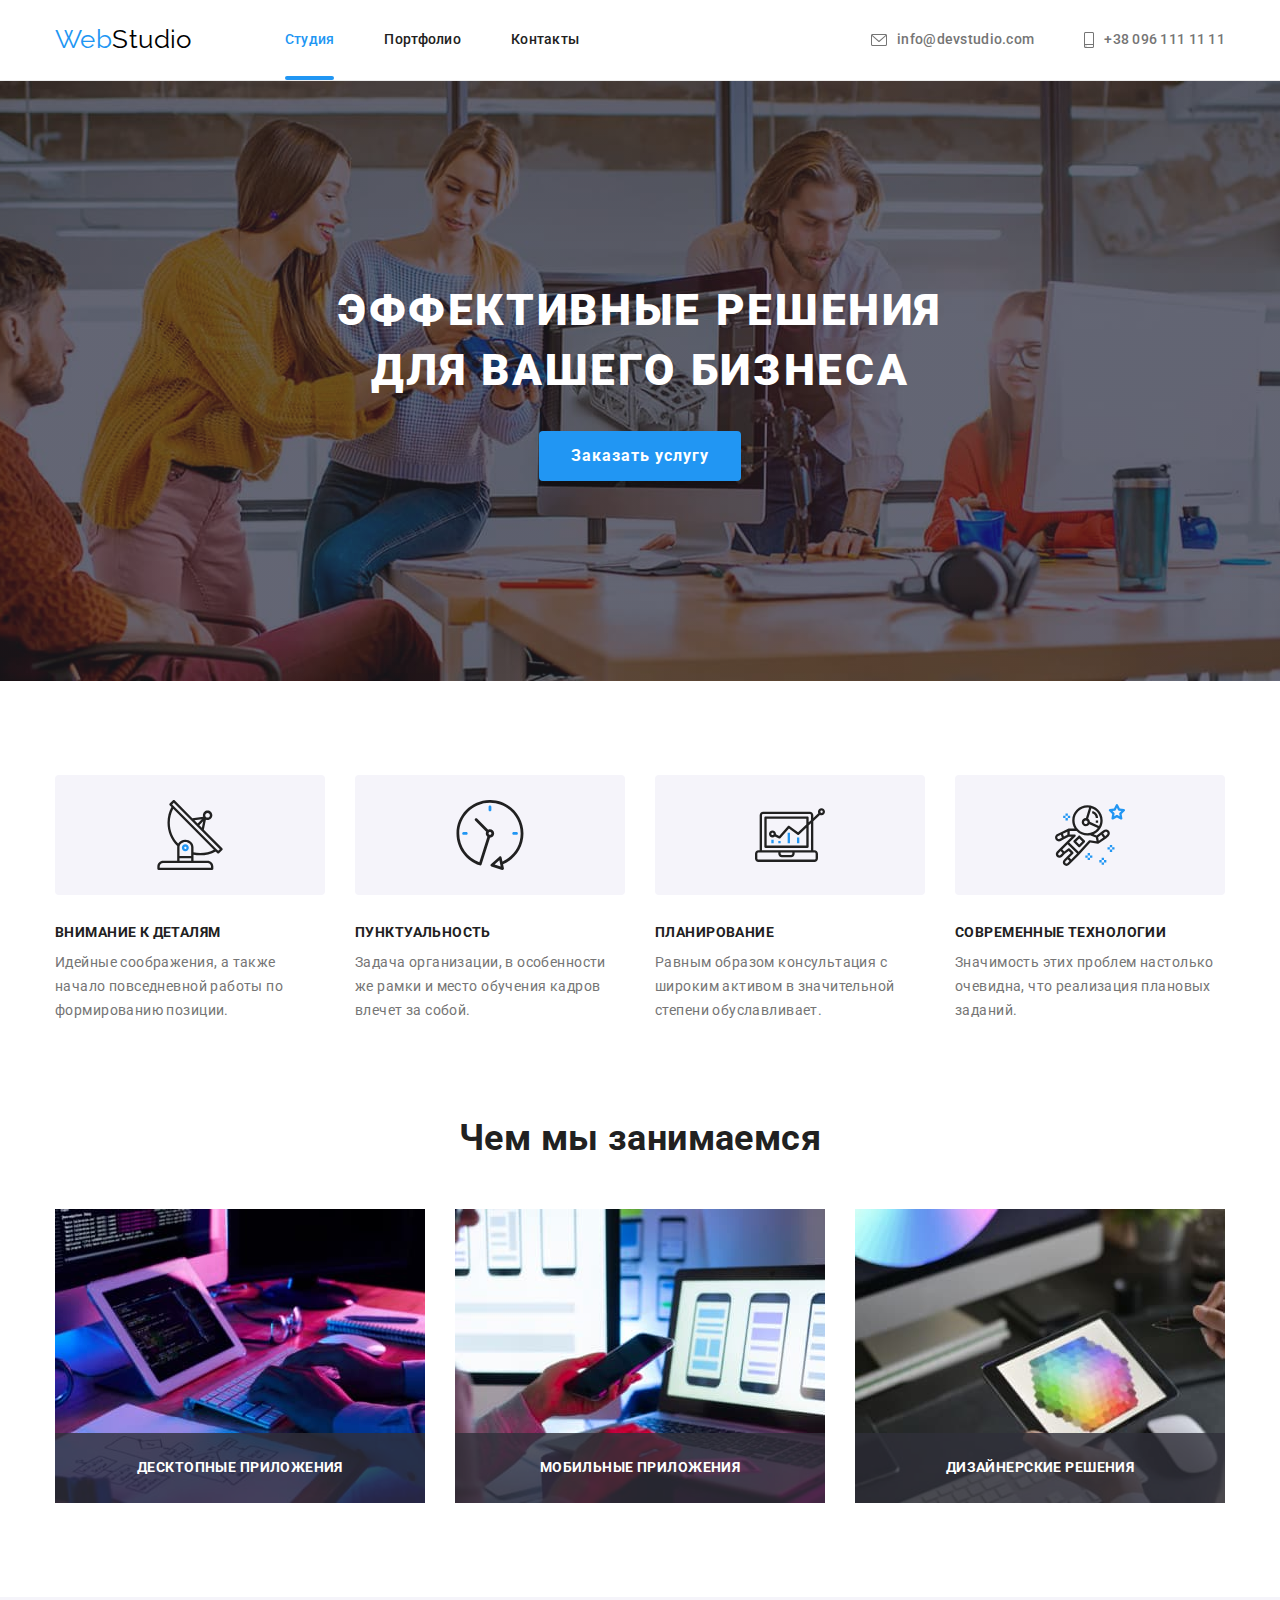
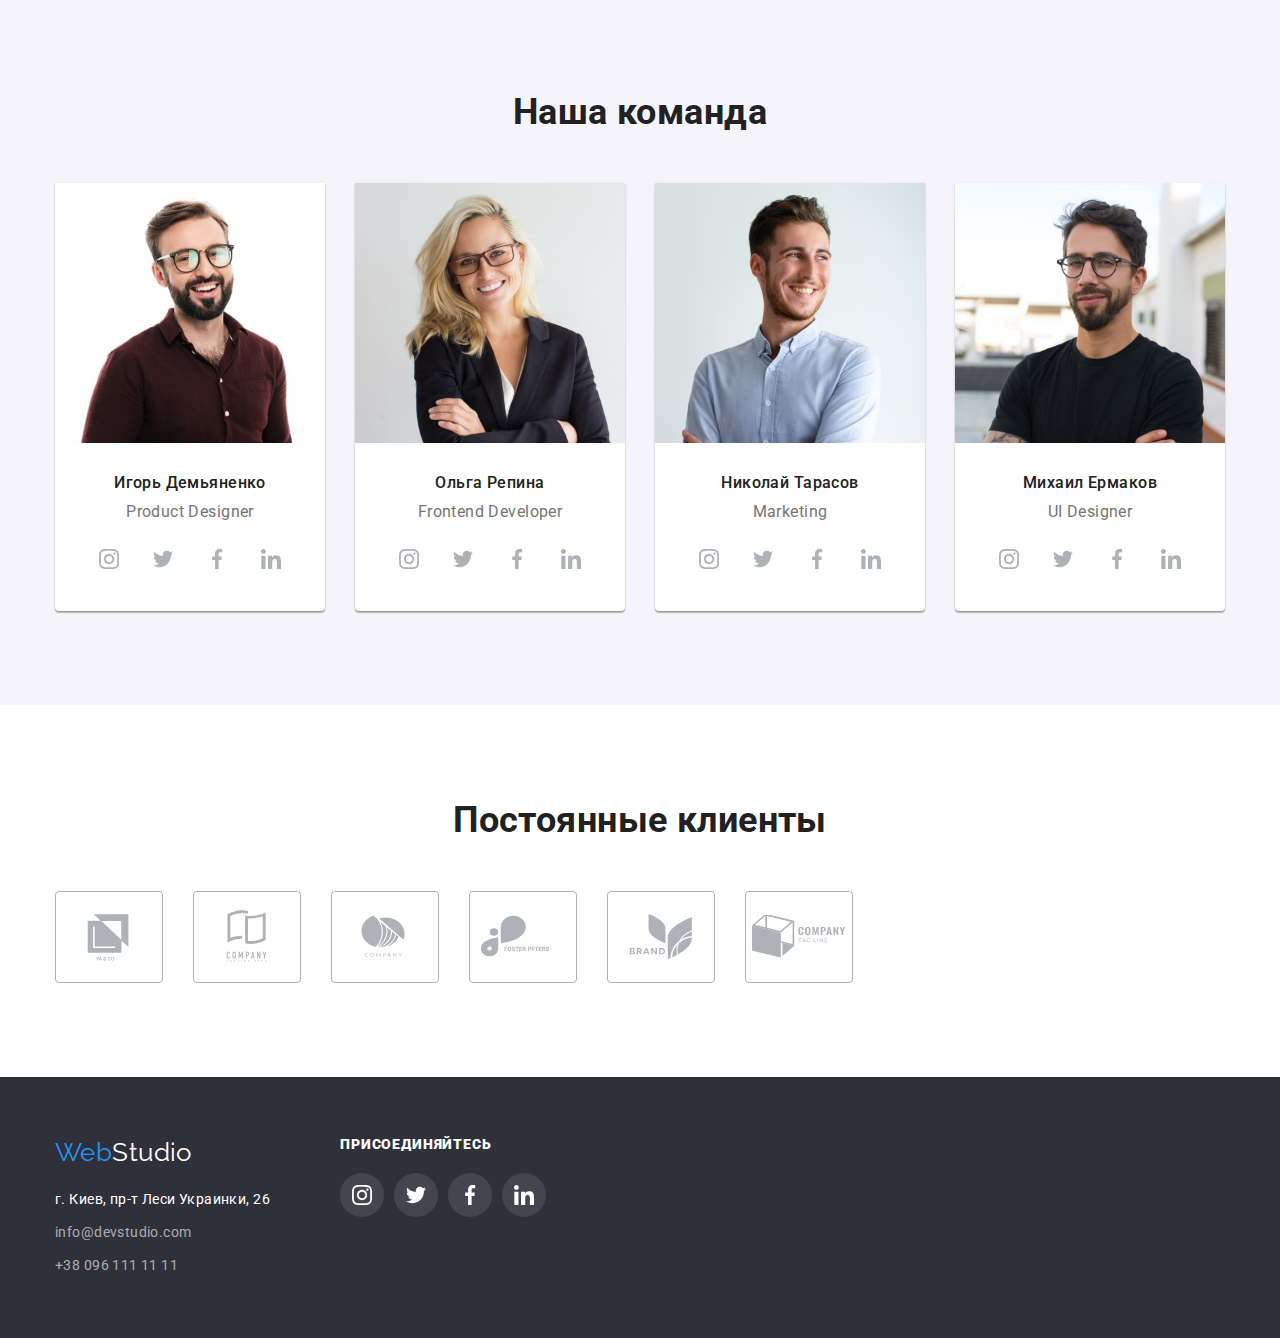
<file: index.html>
<!DOCTYPE html>
<html lang="ru">
<head>
    <meta charset="UTF-8">
    <meta http-equiv="X-UA-Compatible" content="IE=edge">
    <meta name="viewport" content="width=device-width, initial-scale=1.0">
    <title>Главная</title>
    <link rel="preconnect" href="https://fonts.googleapis.com">
    <link rel="preconnect" href="https://fonts.gstatic.com" crossorigin>
    <link href="https://fonts.googleapis.com/css2?family=Raleway:wght@700&family=Roboto:wght@400;500;700;900&display=swap"
      rel="stylesheet">
    <link rel="stylesheet" href="https://cdnjs.cloudflare.com/ajax/libs/modern-normalize/1.1.0/modern-normalize.min.css">
    <link rel="stylesheet" href="./css/styles.css">
</head>

<body>
<!-- Шапка сайта -->
  <header class="page-header">
    <div class="container">
      <nav class="page-header-nav">
        <a class="logo" href="./index.html"><span class="logo-web">Web</span>Studio</a>
        <ul class="list nav-list">
          <li class="nav-item"><a class="active nav-link" href="./index.html">Студия</a></li>
          <li class="nav-item"><a class="nav-link" href="./portfolio.html">Портфолио</a></li>
          <li class="nav-item"><a class="nav-link" href="/">Контакты</a></li>
        </ul>
      </nav>
      <ul class="nav-contacts list">
        <li class="nav-contact-item">
          <a class="nav-contact" href="mailto:info@devstudio.com">
            <svg class="nav-svg" width="16" height="12">
              <use href="./images/icons.svg#icon-envlope"></use>
            </svg>
            info@devstudio.com
          </a>
        </li>
        <li class="nav-contact-item">
          <a class="nav-contact" href="tel:+380961111111">
            <svg class="nav-svg" width="10" height="16">
              <use href="./images/icons.svg#icon-smartphone"></use>
            </svg>
            +38 096 111 11 11
          </a>
        </li>
      </ul>
    </div>
  </header>

  <main>

<!-- Блок Герой-->
    <section class="hero section">
      <h1 class="hero-title">Эффективные решения <br/> для вашего бизнеса</h1>
      <button type="button" class="hero-button" data-modal-open>Заказать услугу</button>
    </section>

<!-- Блок Преимущества -->
    <section class="features section">
      <div class="container" >
        <h2 class="title visually-hidden">Преимущества работы с нами</h2>
        <ul class="features-list list">
          <li class="features-item">
            <div class="features-pic-place">
              <svg class="features-pic">
                <use href="./images/icons.svg#icon-antenna"></use>
              </svg>
            </div>
            <h3 class="features-item-title">Внимание к деталям</h3>
            <p class="features-text">Идейные соображения, а также начало повседневной работы по формированию позиции.</p>
          </li>
          <li class="features-item">
            <div class="features-pic-place">
              <svg class="features-pic">
                <use href="./images/icons.svg#icon-clock"></use>
              </svg>
            </div>
            <h3 class="features-item-title">Пунктуальность</h3>
            <p class="features-text">Задача организации, в особенности же рамки и место обучения кадров влечет за собой.</p>
          </li>
          <li class="features-item">
            <div class="features-pic-place">
              <svg class="features-pic">
                <use href="./images/icons.svg#icon-diagram"></use>
              </svg>
            </div>
            <h3 class="features-item-title">Планирование</h3>
            <p class="features-text">Равным образом консультация с широким активом в значительной степени обуславливает.</p>
          </li>
          <li class="features-item">
            <div class="features-pic-place">
              <svg class="features-pic">
                <use href="./images/icons.svg#icon-astronaut"></use>
              </svg>
            </div>
            <h3 class="features-item-title">Современные технологии</h3>
            <p class="features-text">Значимость этих проблем настолько очевидна, что реализация плановых заданий.</p>
          </li>
        </ul>
      </div>
    </section>

<!-- Блок Чем мы занимаемся -->
    <section class="about section">
      <div class="container">
        <h2 class="title">Чем мы занимаемся</h2>
        <ul class="about-list list">
          <li class="about-item">
            <img class="about-img" src="./images/blockscheme.jpg" alt="человек работает над блок-схемой работы сайта" width="370">
            <h3 class="about-note">Десктопные приложения</h3>
          </li>
          <li class="about-item">
            <img class="about-img" src="./images/telephonia.jpg" alt="человек работает над дизайном мобильной версии сайта" width="370">
            <h3 class="about-note">Мобильные приложения</h3>
          </li>
          <li class="about-item">
            <img class="about-img" src="./images/colorsoption.jpg" alt="человек выбирает цвет из цветовой схемы" width="370">
            <h3 class="about-note">Дизайнерские решения</h3>
          </li>
        </ul>
      </div>
    </section>

<!-- Блок Наша команда-->
    <section class="team section">
      <div class="container">
        <h2 class="title">Наша команда</h2>
        <ul class="team-list list">

          <li class="team-card">
            <img class="team-img" src="./images/ihordemjanenko.jpg" alt="фотография Игоря Демьяненко" width="270">
            <div class="team-item">
              <h3 class="team-name">Игорь Демьяненко</h3>
              <p class="team-position">Product Designer</p>
              <ul class="social-media list">
                <li>
                  <a class="sm-icon" href="/">
                    <svg>
                      <use href="./images/icons.svg#icon-insta"></use>
                    </svg>
                  </a>
                </li>
                <li>
                  <a class="sm-icon" href="/">
                    <svg>
                      <use href="./images/icons.svg#icon-twitter"></use>
                    </svg>
                  </a>
                </li>
                <li>
                  <a class="sm-icon" href="/">
                    <svg>
                      <use href="./images/icons.svg#icon-fb"></use>
                    </svg>
                  </a>
                </li>
                <li>
                  <a class="sm-icon" href="/">
                    <svg>
                      <use href="./images/icons.svg#icon-linkdin"></use>
                    </svg>
                  </a>
                </li>
              </ul>
            </div>
          </li>

          <li class="team-card">
            <img class="team-img" src="./images/olharepina.jpg" alt="фотография Ольги Репиной" width="270">
            <div class="team-item">
              <h3 class="team-name">Ольга Репина</h3>
              <p class="team-position">Frontend Developer</p>
              <ul class="social-media list">
                <li>
                  <a class="sm-icon" href="/">
                    <svg>
                      <use href="./images/icons.svg#icon-insta"></use>
                    </svg>
                  </a>
                </li>
                <li>
                  <a class="sm-icon" href="/">
                    <svg>
                      <use href="./images/icons.svg#icon-twitter"></use>
                    </svg>
                  </a>
                </li>
                <li>
                  <a class="sm-icon" href="/">
                    <svg>
                      <use href="./images/icons.svg#icon-fb"></use>
                    </svg>
                  </a>
                </li>
                <li>
                  <a class="sm-icon" href="/">
                    <svg>
                      <use href="./images/icons.svg#icon-linkdin"></use>
                    </svg>
                  </a>
                </li>
              </ul>
            </div>
              </li>
          <li class="team-card">
            <img class="team-img" src="./images/nikolaytarasov.jpg" alt="фотография Николая Тарасова" width="270">
            <div class="team-item">
              <h3 class="team-name">Николай Тарасов</h3>
              <p class="team-position">Marketing</p>
              <ul class="social-media list">
                <li>
                  <a class="sm-icon" href="/">
                    <svg>
                      <use href="./images/icons.svg#icon-insta"></use>
                    </svg>
                  </a>
                </li>
                <li>
                  <a class="sm-icon" href="/">
                    <svg>
                      <use href="./images/icons.svg#icon-twitter"></use>
                    </svg>
                  </a>
                </li>
                <li>
                  <a class="sm-icon" href="/">
                    <svg>
                      <use href="./images/icons.svg#icon-fb"></use>
                    </svg>
                  </a>
                </li>
                <li>
                  <a class="sm-icon" href="/">
                    <svg>
                      <use href="./images/icons.svg#icon-linkdin"></use>
                    </svg>
                  </a>
                </li>
              </ul>
            </div>
              </li>
          <li class="team-card">
            <img class="team-img" src="./images/mihailermakov.jpg" alt="фотография Михаила Ермакова" width="270">
            <div class="team-item">
              <h3 class="team-name">Михаил Ермаков</h3>
              <p class="team-position">UI Designer</p>
              <ul class="social-media list">
                <li>
                  <a class="sm-icon" href="/">
                    <svg>
                      <use href="./images/icons.svg#icon-insta"></use>
                    </svg>
                  </a>
                </li>
                <li>
                  <a class="sm-icon" href="/">
                    <svg>
                      <use href="./images/icons.svg#icon-twitter"></use>
                    </svg>
                  </a>
                </li>
                <li>
                  <a class="sm-icon" href="/">
                    <svg>
                      <use href="./images/icons.svg#icon-fb"></use>
                    </svg>
                  </a>
                </li>
                <li>
                  <a class="sm-icon" href="/">
                    <svg>
                      <use href="./images/icons.svg#icon-linkdin"></use>
                    </svg>
                  </a>
                </li>
              </ul>
            </div>
          </li>
        </ul>
      </div>
    </section>

<!-- Блок Наши клиенты -->
    <section class="clients section">
      <div class="container">
        <h2 class="title">Постоянные клиенты</h2>
        <ul class="clients-list list">
          <li>
            <a class="client-link" href="/">
              <svg>
                <use href="./images/icons.svg#icon-company1"></use>
              </svg>
            </a>
          </li>
          <li class="client-place">
            <a class="client-link" href="/">
              <svg>
                <use href="./images/icons.svg#icon-company2"></use>
              </svg>
            </a>
          </li>
          <li class="client-place">
            <a class="client-link" href="/">
              <svg>
                <use href="./images/icons.svg#icon-company3"></use>
              </svg>
            </a>
          </li>
          <li class="client-place">
            <a class="client-link" href="/">
              <svg>
                <use href="./images/icons.svg#icon-company4"></use>
              </svg>
            </a>
          </li>
          <li class="client-place">
            <a class="client-link" href="/">
              <svg>
                <use href="./images/icons.svg#icon-company5"></use>
              </svg>
            </a>
          </li>
          <li class="client-place">
            <a class="client-link" href="/">
              <svg>
                <use href="./images/icons.svg#icon-company6"></use>
              </svg>
            </a>
          </li>
        </ul>

      </div>
    </section>

  </main>

<!-- Футер сайта -->
  <footer class="footer">
  <div class="container">
    <div class="contacts">
      <p class="logo"><a class="link" href="./index.html"><span class="logo-web">Web</span><span
            class="logo-footer">Studio</span></a></p>
      <ul class="footer-list list">
        <li>
          <p class="footer-address"><a class="link" href="https://goo.gl/maps/79tdAXcRNP72xCpw5">г. Киев, пр-т Леси
              Украинки, 26</a></p>
        </li>
        <li>
          <p class="footer-contacts mail"><a class="link" href="mailto:info@devstudio.com">info@devstudio.com</a></p>
        </li>
        <li>
          <p class="footer-contacts"><a class="link" href="tel:+380961111111"> +38 096 111 11 11</a></p>
        </li>
      </ul>
    </div>
    <div class="footer-sm">
      <h3 class="footer-call">Присоединяйтесь</h3>
      <ul class="social-media list">
        <li>
          <a class="sm-icon" href="/">
            <svg>
              <use href="./images/icons.svg#icon-insta"></use>
            </svg>
          </a>
        </li>
        <li>
          <a class="sm-icon" href="/">
            <svg>
              <use href="./images/icons.svg#icon-twitter"></use>
            </svg>
          </a>
        </li>
        <li>
          <a class="sm-icon" href="/">
            <svg>
              <use href="./images/icons.svg#icon-fb"></use>
            </svg>
          </a>
        </li>
        <li>
          <a class="sm-icon" href="/">
            <svg>
              <use href="./images/icons.svg#icon-linkdin"></use>
            </svg>
          </a>
        </li>
      </ul>
    </div>
  </div>
</footer>

<!-- Модальное окно -->
  <div class="backdrop is-hidden" data-modal>
    <div class="modal">
      <svg class="icon-close" data-modal-close width="30" heigth="30">
        <use href="./images/icons.svg#close"></use>
      </svg>
    </div>
  </div>

  <script src="./js/modal.js"></script>
</body>
</html>
</file>
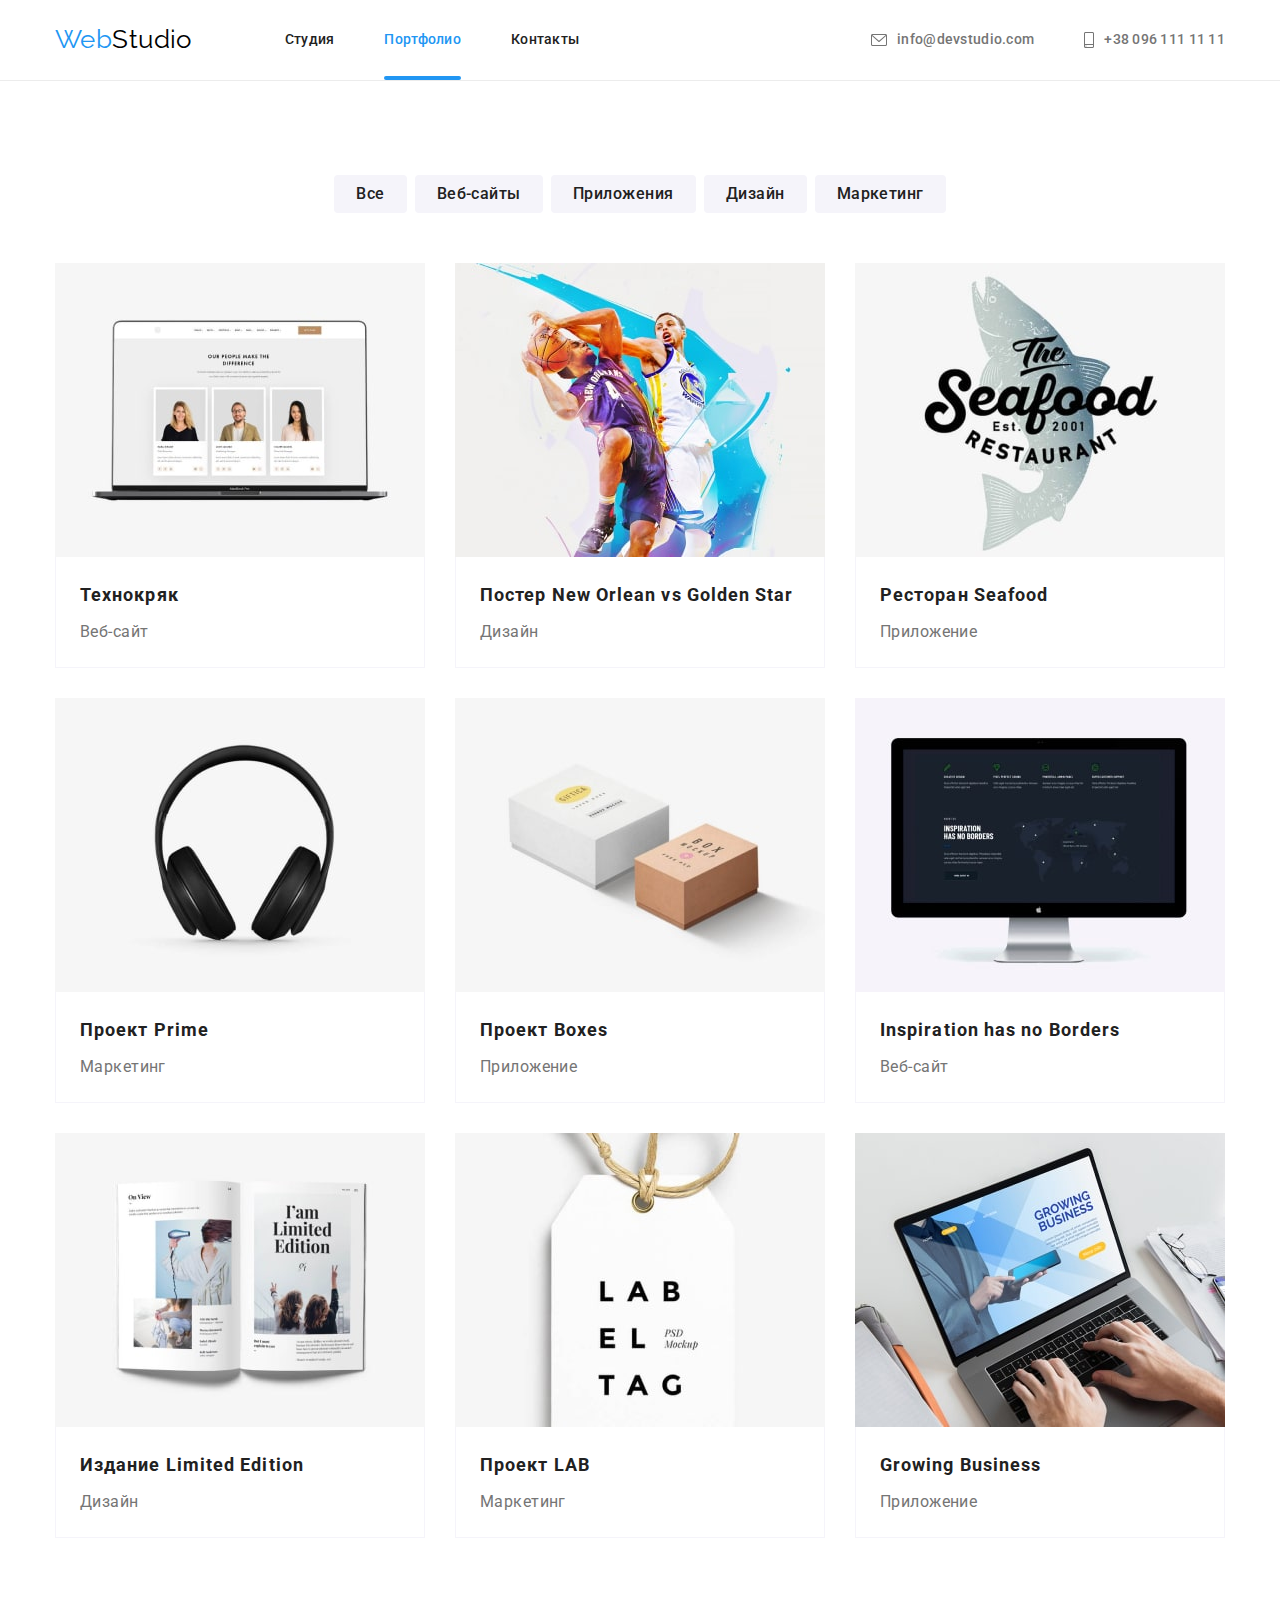
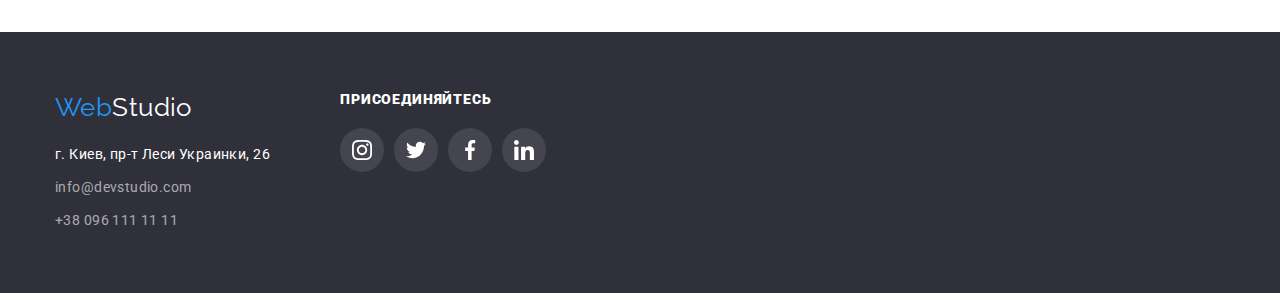
<file: portfolio.html>
<!DOCTYPE html>
<html lang="ru">

<head>
  <meta charset="UTF-8">
  <meta http-equiv="X-UA-Compatible" content="IE=edge">
  <meta name="viewport" content="width=device-width, initial-scale=1.0">
  <title>Портфолио</title>
  <link rel="preconnect" href="https://fonts.googleapis.com">
  <link rel="preconnect" href="https://fonts.gstatic.com" crossorigin>
  <link href="https://fonts.googleapis.com/css2?family=Raleway:wght@700&family=Roboto:wght@400;500;700;900&display=swap"
    rel="stylesheet">
    <link rel="stylesheet" href="https://cdnjs.cloudflare.com/ajax/libs/modern-normalize/1.1.0/modern-normalize.min.css">
    <link rel="stylesheet" href="./css/styles.css">
</head>

<body>

<!-- Шапка сайта -->
  <header class="page-header">
    <div class="container">
      <nav class="page-header-nav">
        <a class="logo" href="./index.html"><span class="logo-web">Web</span>Studio</a>
        <ul class="list nav-list">
          <li class="nav-item"><a class="nav-link" href="./index.html">Студия</a></li>
          <li class="nav-item"><a class="active nav-link " href="./portfolio.html">Портфолио</a></li>
          <li class="nav-item"><a class="nav-link" href="/">Контакты</a></li>
        </ul>
      </nav>
      <ul class="nav-contacts list">
        <li class="nav-contact-item">
          <a class="nav-contact" href="mailto:info@devstudio.com">
            <svg class="nav-svg" width="16" height="12">
              <use href="./images/icons.svg#icon-envlope"></use>
            </svg>
            info@devstudio.com
          </a>
        </li>
        <li class="nav-contact-item">
          <a class="nav-contact" href="tel:+380961111111">
            <svg class="nav-svg" width="10" height="16">
              <use href="./images/icons.svg#icon-smartphone"></use>
            </svg>
            +38 096 111 11 11
          </a>
        </li>
      </ul>
    </div>
  </header>

  <main>
  <section class="portfolio section" >
    <h1 class="visually-hidden">Примеры наших работ в разных направлениях</h1>
  <!-- Фильтр сортировки элементов -->
    <h2 class="visually-hidden">Фильтр выбора работ</h2>
    <div class="container">
      <ul class="list portfolio-buttons">
        <li class="portfolio-item-btn"><button type="button" class="portfolio-button">Все</button></li>
        <li class="portfolio-item-btn"><button type="button" class="portfolio-button">Веб-сайты</button></li>
        <li class="portfolio-item-btn"><button type="button" class="portfolio-button">Приложения</button></li>
        <li class="portfolio-item-btn"><button type="button" class="portfolio-button">Дизайн</button></li>
        <li class="portfolio-item-btn"><button type="button" class="portfolio-button">Маркетинг</button></li>
      </ul>
    </div>

<!-- Список работ из портфолио -->
    <div class="container">
      <h2 class="visually-hidden">Галерея работ</h2>
      <ul class="list portfolio-list">
        <li class="portfolio-list-item">
          <a href="/">
            <div class="portfolio-thumb">
              <img class="portfolio-photo" src="./images/project-technocrack.jpg" alt="скриншот веб-сайта технокряк" width="370">
              <p class="portfolio-overlay">Технокряк это современная площадка распространения коронавируса. Компании используют эту платформу для цифрового шпионажа и атак на защищённые сервера конкурентов.</p>
            </div>
            <div class="portfolio-frame">
              <h3 class="portfolio-name">Технокряк</h3>
              <p class="portfolio-type">Веб-сайт</p>
            </div>
          </a>
        </li>

        <li class="portfolio-list-item">
          <a href="/">
            <div class="portfolio-thumb">
              <img  class="portfolio-photo" src="./images/neworlean-goldenstar-poster.jpg" alt="фотография постера New Orlean vs Golden Star" width="370">
              <p class="portfolio-overlay">Технокряк это современная площадка распространения коронавируса. Компании используют эту платформу для цифрового шпионажа и атак на защищённые сервера конкурентов.</p>
            </div>
            <div class="portfolio-frame">
              <h3 class="portfolio-name">Постер New Orlean vs Golden Star</h3>
              <p class="portfolio-type">Дизайн</p>
          </div>
          </a>
        </li>

        <li class="portfolio-list-item">
          <a href="/">
            <div class="portfolio-thumb">
              <img  class="portfolio-photo" src="./images/seafood-restautant.jpg" alt="логотип ресторана Seafood" width="370">
              <p class="portfolio-overlay">Технокряк это современная площадка распространения коронавируса. Компании используют эту платформу для цифрового шпионажа и атак на защищённые сервера конкурентов.</p>
            </div>
            <div class="portfolio-frame">
              <h3 class="portfolio-name">Ресторан Seafood</h3>
            <p class="portfolio-type">Приложение</p>
          </div>
          </a>
        </li>

        <li class="portfolio-list-item">
          <a href="/">
            <div class="portfolio-thumb">
              <img  class="portfolio-photo" src="./images/prime-project.jpg" alt="фотография наушников" width="370">
              <p class="portfolio-overlay">Технокряк это современная площадка распространения коронавируса. Компании используют эту платформу для цифрового шпионажа и атак на защищённые сервера конкурентов.</p>
            </div>
            <div class="portfolio-frame">
              <h3 class="portfolio-name">Проект Prime</h3>
            <p class="portfolio-type">Маркетинг</p>
          </div>
          </a>
        </li>

        <li class="portfolio-list-item">
          <a href="/">
            <div class="portfolio-thumb">
              <img  class="portfolio-photo" src="./images/boxes-project.jpg" alt="фотография двух коробок" width="370">
              <p class="portfolio-overlay">Технокряк это современная площадка распространения коронавируса. Компании используют эту платформу для цифрового шпионажа и атак на защищённые сервера конкурентов.</p>
            </div>
            <div class="portfolio-frame">
              <h3 class="portfolio-name">Проект Boxes</h3>
            <p class="portfolio-type">Приложение</p>
          </div>
          </a>
        </li>
        
        <li class="portfolio-list-item">
          <a href="/">
            <div class="portfolio-thumb">
              <img  class="portfolio-photo" src="./images/inspiration-has-no-borders.jpg" alt="фотография монитора с изображением" width="370">
              <p class="portfolio-overlay">Технокряк это современная площадка распространения коронавируса. Компании используют эту платформу для цифрового шпионажа и атак на защищённые сервера конкурентов.</p>
            </div>
            <div class="portfolio-frame">
              <h3 class="portfolio-name">Inspiration has no Borders</h3>
            <p class="portfolio-type">Веб-сайт</p>
          </div>
          </a>
        </li>
        
        <li class="portfolio-list-item">
          <a href="/">
            <div class="portfolio-thumb">
              <img  class="portfolio-photo" src="./images/limited-edition-project.jpg" alt="фотография раскрытого журнала" width="370">
              <p class="portfolio-overlay">Технокряк это современная площадка распространения коронавируса. Компании используют эту платформу для цифрового шпионажа и атак на защищённые сервера конкурентов.</p>
            </div>
            <div class="portfolio-frame">
              <h3 class="portfolio-name">Издание Limited Edition</h3>
            <p class="portfolio-type">Дизайн</p>
          </div>
          </a>
        </li>

        <li class="portfolio-list-item">
          <a href="/">
            <div class="portfolio-thumb">
              <img  class="portfolio-photo" src="./images/lab-project.jpg" alt="фотография бирки с логотипом LAB" width="370">
              <p class="portfolio-overlay">Технокряк это современная площадка распространения коронавируса. Компании используют эту платформу для цифрового шпионажа и атак на защищённые сервера конкурентов.</p>
            </div>
            <div class="portfolio-frame">
              <h3 class="portfolio-name">Проект LAB</h3>
            <p class="portfolio-type">Маркетинг</p>
          </div>
          </a>
        </li>

        <li class="portfolio-list-item">
          <a href="/">
            <div class="portfolio-thumb">
              <img  class="portfolio-photo" src="./images/growing-business-project.jpg" alt="фотография человека с ноутбуком" width="370">
              <p class="portfolio-overlay">Технокряк это современная площадка распространения коронавируса. Компании используют эту платформу для цифрового шпионажа и атак на защищённые сервера конкурентов.</p>
            </div>
            <div class="portfolio-frame">
              <h3 class="portfolio-name">Growing Business</h3>
            <p class="portfolio-type">Приложение</p>
          </div>
          </a>
        </li>
        
      </ul>
    </div>
  </section>
  </main>
    
<!-- Футер сайта -->
<footer class="footer">
  <div class="container">
    <div class="contacts">
      <p class="logo"><a class="link" href="./index.html"><span class="logo-web">Web</span><span
            class="logo-footer">Studio</span></a></p>
      <ul class="footer-list list">
        <li>
          <p class="footer-address"><a class="link" href="https://goo.gl/maps/79tdAXcRNP72xCpw5">г. Киев, пр-т Леси
              Украинки, 26</a></p>
        </li>
        <li>
          <p class="footer-contacts mail"><a class="link" href="mailto:info@devstudio.com">info@devstudio.com</a></p>
        </li>
        <li>
          <p class="footer-contacts"><a class="link" href="tel:+380961111111"> +38 096 111 11 11</a></p>
        </li>
      </ul>
    </div>
    <div class="footer-sm">
      <h3 class="footer-call">Присоединяйтесь</h3>
      <ul class="social-media list">
        <li>
          <a class="sm-icon" href="/">
            <svg>
              <use href="./images/icons.svg#icon-insta"></use>
            </svg>
          </a>
        </li>
        <li>
          <a class="sm-icon" href="/">
            <svg>
              <use href="./images/icons.svg#icon-twitter"></use>
            </svg>
          </a>
        </li>
        <li>
          <a class="sm-icon" href="/">
            <svg>
              <use href="./images/icons.svg#icon-fb"></use>
            </svg>
          </a>
        </li>
        <li>
          <a class="sm-icon" href="/">
            <svg>
              <use href="./images/icons.svg#icon-linkdin"></use>
            </svg>
          </a>
        </li>
      </ul>
    </div>
  </div>
</footer>

</body>
</html>
</file>
<file: css/styles.css>
:root {
  --primary-text-color: #757575;
  --secondary-text-color: #212121;
  --hero-bgc: #2f303a;
  --hero-title: #ffffff;
  --bgc-color: #ffffff;
  --bgc-footer: #2f303a;
  --bgc-hero: #2f303a;
  --bgc-ourteam: #f5f4fa;
  --ff-accent: Raleway, sans-serif;
  --accent-color: #2196f3;
}

* {
  box-sizing: border-box;
}

body {
  color: var(--primary-text-color);
  background-color: var(--bgc-color);
  font-family: roboto, sans-serif;
  letter-spacing: 0.03em;
  font-size: 14px;
}

.section {
  padding: 94px 0 94px 0;
}

.list {
  list-style: none;
  margin: 0;
  padding: 0;
}

.link {
  text-decoration: none;
}

.container {
  width: 1200px;
  margin-left: auto;
  margin-right: auto;
  padding-left: 15px;
  padding-right: 15px;
}

h1,
h2,
h3,
p,
ul {
  margin: 0;
}

.visually-hidden {
  position: absolute;
  width: 1px;
  height: 1px;
  margin: -1px;
  padding: 0;
  overflow: hidden;
  border: 0;
  clip: rect(0 0 0 0);
}

.logo {
  color: black;
  font-family: var(--ff-accent);
  font-size: 26px;
  line-height: 1.2;
  text-decoration: none;
}

.nav-link:hover,
.nav-link:focus,
.nav-contact:focus,
.nav-contact:hover,
.logo-web,
.active.nav-link {
  color: var(--accent-color);
}

.title {
  color: var(--secondary-text-color);
  font-weight: 700;
  font-size: 36px;
  line-height: 1.17;
  text-align: center;
  margin-bottom: 50px;
}

h3 {
  font-size: 14px;
  font-weight: 700;
  line-height: 1.14;
  text-transform: uppercase;
}

/* ------------------ PAGE HEADER------------------------------ */
.page-header {
  border-bottom: 1px solid #ececec;
  background-color: var(--bgc-color);
}

/* ------------------ LOGO and MENU------------------------------ */
.page-header-nav {
  display: flex;
  align-items: center;
  margin-right: auto;
}

.page-header .container,
.nav-contacts {
  display: flex;
}

.nav-list {
  display: flex;
  margin-left: 93px;
}

.nav-item:not(:last-child) {
  margin-right: 50px;
}

.nav-link,
.nav-contact {
  display: flex;
  padding-top: 32px;
  padding-bottom: 32px;
  align-items: center;

  font-weight: 500;
  line-height: 1.14;
  letter-spacing: 0.02em;
  text-decoration: none;
  color: var(--primary-text-color);

  transition: color 250ms cubic-bezier(0.4, 0, 0.2, 1);
}

.nav-link {
  color: var(--secondary-text-color);
}

.nav-contact-item:not(:last-child) {
  margin-right: 50px;
}

.nav-svg {
  margin-right: 10px;
  --color: currentColor;
}

.nav-item {
  position: relative;
}

.active::after {
  content: '';
  display: block;
  position: absolute;
  bottom: 0;
  left: 0;
  width: 100%;
  height: 4px;
  border-radius: 2px;
  background-color: var(--accent-color);
}

/* ------------------ HERO SECTION ------------------------------ */
.hero {
  max-width: 1600px;
  margin-left: auto;
  margin-right: auto;
  background-color: var(--hero-bgc);
  background-image: linear-gradient(
      to right,
      rgba(47, 48, 58, 0.4),
      rgba(47, 48, 58, 0.4)
    ),
    url("../images/hero-image.jpg");

  background-repeat: no-repeat;
  background-size: cover;
  background-position: 50% 50%;

  padding-top: 200px;
  padding-bottom: 200px;
  text-align: center;
}

.hero-title {
  color: var(--hero-title);
  font-weight: 900;
  font-size: 44px;
  line-height: 1.36;
  letter-spacing: 0.06em;
  text-transform: uppercase;
  margin-bottom: 30px;
}

.hero-button {
  font-family: roboto, sans-serif;
  border-width: 0;
  font-weight: 700;
  font-size: 16px;
  line-height: 1.88;
  text-align: center;
  letter-spacing: 0.06em;
  text-decoration: none;
  cursor: pointer;
  color: var(--hero-title);
  background-color: var(--accent-color);

  padding: 10px 32px 10px 32px;
  box-shadow: 0px 4px 4px rgba(0, 0, 0, 0.15);
  border-radius: 4px;
  min-width: 200px;
}

/* ------------------- MODAL ---------------*/
.backdrop {
  position: fixed;
  top: 0;
  left: 0;
  height: 100%;
  width: 100%;
  background: rgba(0, 0, 0, 0.2);
  opacity: 1;
  transition: opacity 250ms cubic-bezier(0.4, 0, 0.2, 1);
}

.backdrop.is-hidden {
  opacity: 0;
  pointer-events: none;
}

.backdrop.is-hidden .modal {
  transform: translate(-50%, -50%) scale(0.8);
}

.modal {
  position: absolute;
  top: 50%;
  left: 50%;
  transform: translate(-50%, -50%) scale(1);;

  min-width: 528px;
  min-height: 581px;
  padding: 8px;

  background: var(--bgc-color);
  transition: transform 250ms cubic-bezier(0.4, 0, 0.2, 1);
}

.icon-close {
  position: fixed;
  right: 8px;
  top: 8px;
  width: 30px;
  height: 30px;
  --color2: rgba(0, 0, 0, 0.1);
  --color3: black;
  --color1: none;
}

/* ------------------- FEATURES SECTION ---------------*/
.features-list {
  display: flex;
}

.features-item {
  width: calc((100% - 90px) / 3);
}

.features-item:not(:last-child) {
  margin-right: 30px;
}

.features-item-title {
  color: var(--secondary-text-color);
  margin-bottom: 10px;
}

.features-text {
  line-height: 1.71;
}

.features-pic-place {
  display: flex;
  align-items: center;
  justify-content: center;
  width: 100%;
  height: 120px;
  margin-bottom: 30px;
  border-radius: 4px;
  background-color: var(--bgc-ourteam);
}

.features-pic {
  width: 70px;
  height: 70px;
}

/* ------------------- ABOUT SECTION ---------------------------------*/
.about {
  padding-top: 0;
}

.about-list {
  display: flex;
}

.about-item {
  position: relative;
}

.about-note {
  display: block;
  position: absolute;
  bottom: 0;
  left: 0;
  width: 100%;
  height: 70px;
  text-align: center;
  padding-top: 27px;
  padding-bottom: 27px;
  
  background: rgba(47, 48, 58, 0.8);
  color: #ffffff;
}

.about-item + .about-item {
  margin-left: 30px;
}

.about-img {
  display: block;
}

/* ------------------- TEAM SECTION ---------------*/
.team {
  background-color: var(--bgc-ourteam);
}

.team-list {
  display: flex;
}

.team-card {
  width: calc((100% - 90px) / 4);
  box-shadow: 0px 1px 3px rgba(0, 0, 0, 0.12), 0px 1px 1px rgba(0, 0, 0, 0.14),
    0px 2px 1px rgba(0, 0, 0, 0.2);
  border-radius: 0px 0px 4px 4px;
  background-color: var(--bgc-color);
}

.team-card:not(:last-child) {
  margin-right: 30px;
}

.team-img {
  display: block;
}

.team-item {
  padding: 30px 32px 30px 32px;
}

.team-name {
  font-weight: 500;
  font-size: 16px;
  line-height: 1.19;
  text-align: center;
  margin-bottom: 10px;
  color: var(--secondary-text-color);
}

.team-position {
  font-size: 16px;
  line-height: 1.19;
  text-align: center;
  margin-bottom: 16px;
}

.social-media {
  display: flex;
  justify-content: center;
}

.sm-icon {
  display: flex;
  width: 44px;
  height: 44px;
  border-radius: 50%;
  align-items: center;
  justify-content: center;

  transition: background 250ms cubic-bezier(0.4, 0, 0.2, 1);
}

.sm-icon:focus svg,
.sm-icon:hover svg {
  fill: #ffffff;
}

.sm-icon svg {
  width: 20px;
  height: 20px;
  fill: #afb1b8;

  transition: fill 250ms cubic-bezier(0.4, 0, 0.2, 1);
}

.team-card h3 {
  text-transform: none;
}

/* ---------------- CLIENTS --------------------------- */

.clients-list {
  display: flex;
  margin-right: -30px;
}

.clients-list li {
  width: calc((100%-150px) / 6);
  height: 92px;
  margin-right: 30px;
}

.client-link {
  display: flex;
  width: 100%;
  height: 100%;
  border: 1px solid #afb1b8;
  box-sizing: border-box;
  border-radius: 4px;
  justify-content: center;
  align-items: center;

  transition: border 450ms cubic-bezier(0.4, 0, 0.2, 1);
}

.client-link:hover,
.client-link:focus {
  border: 1px solid var(--accent-color);
}

.client-link:hover svg,
.client-link:focus svg {
  fill: var(--accent-color);
}

.client-link svg {
  width: 106px;
  height: 60px;
  fill: #afb1b8;
  transition: fill 250ms cubic-bezier(0.4, 0, 0.2, 1);
}

/* ---------------- FOOTER --------------------------- */

.footer {
  background-color: var(--bgc-footer);
  padding-top: 60px;
  padding-bottom: 60px;
}

.footer .container {
  display: flex;
}

.logo-footer {
  color: #ffffff;
}

.footer .logo {
  margin-bottom: 20px;
}

.footer-address {
  margin-bottom: 9px;
}

.footer-address a {
  color: #fff;
  line-height: 1.71;
}

.footer-contacts a {
  color: rgba(255, 255, 255, 0.6);
  line-height: 1.71;
}

.footer-contacts.mail {
  margin-bottom: 9px;
}

.footer-sm {
  margin-left: 70px;
}

.footer-call {
  color: #ffffff;
  font-weight: 900;
  font-size: 14px;
  line-height: 1.14;
  letter-spacing: 0.06em;
  text-transform: uppercase;
  margin-bottom: 20px;
}

.footer-sm .sm-icon {
  background: rgba(255, 255, 255, 0.1);
  transition: background 250ms cubic-bezier(0.4, 0, 0.2, 1);
}

.footer-sm .sm-icon svg {
  fill: #ffffff;
}

.social-media li:not(:last-child) {
  margin-right: 10px;
}

.sm-icon:hover,
.sm-icon:focus {
  background-color: var(--accent-color);
}

/* ---------------- PORTFOLIO SECTION -------------------- */
.portfolio-buttons {
  display: flex;
  justify-content: center;
  margin-bottom: 50px;
}

.portfolio-button {
  border-radius: 4px;
  padding: 6px 22px 6px 22px;

  color: var(--secondary-text-color);
  font-family: roboto, sans-serif;
  background-color: #f5f4fa;
  font-weight: 500;
  font-size: 16px;
  line-height: 1.62;
  text-align: center;
  border-width: 0;
  letter-spacing: 0.03em;

  cursor: pointer;

  transition:
    background-color 250ms cubic-bezier(0.4, 0, 0.2, 1),
    color 250ms cubic-bezier(0.4, 0, 0.2, 1),
    box-shadow 250ms cubic-bezier(0.4, 0, 0.2, 1);
}

.portfolio-item-btn:not(:last-child) {
  margin-right: 8px;
}

.portfolio-button:focus,
.portfolio-button:hover {
  color: #ffffff;
  background-color: var(--accent-color);
  box-shadow: 0px 3px 1px rgba(0, 0, 0, 0.1), 0px 1px 2px rgba(0, 0, 0, 0.08),
    0px 2px 2px rgba(0, 0, 0, 0.12);
}

.portfolio-photo {
  display: block;
}

.portfolio-overlay {
  position: absolute;
  display: block;
  top: 100%;
  left: 0;
  width: 100%;
  height: 294px;
  padding: 63px 24px;
  font-size: 18px;
  line-height: 1.56;
  letter-spacing: 0.03em;

  color: #FFFFFF;
  background: rgba(33, 150, 243, 0.9);

  transition: top 250ms cubic-bezier(0.4, 0, 0.2, 1); 
}

.portfolio-thumb {
  overflow: hidden;
  position: relative;
}

.portfolio-name {
  color: var(--secondary-text-color);
  font-weight: 700;
  font-size: 18px;
  line-height: 2;
  letter-spacing: 0.06em;
  margin-bottom: 4px;
  text-transform: none;
}

.portfolio-type {
  font-size: 16px;
  line-height: 1.87;
  color: var(--primary-text-color);
}

.portfolio-list a {
  text-decoration: none;
}

.portfolio-list {
  display: flex;
  flex-wrap: wrap;
}

.portfolio-list-item {
  margin-right: 30px;
  margin-bottom: 30px;
}

.portfolio-list-item:nth-child(3n) {
  margin-right: 0;
}

.portfolio-list-item:nth-last-child(-n + 3) {
  margin-bottom: 0;
}

.portfolio-frame {
  border: 1px solid var(--bgc-ourteam);
  border-top: none;
  padding-top: 20px;
  padding-left: 24px;
  padding-right: 24px;
  padding-bottom: 20px;
}

.portfolio-list-item:focus,
.portfolio-list-item:hover {
  box-shadow: 0px 1px 1px rgba(0, 0, 0, 0.12), 0px 4px 4px rgba(0, 0, 0, 0.06),
    1px 4px 6px rgba(0, 0, 0, 0.16);
  }

.portfolio-list-item:focus .portfolio-overlay,
.portfolio-list-item:hover .portfolio-overlay {
  top: 0;  
}
</file>
